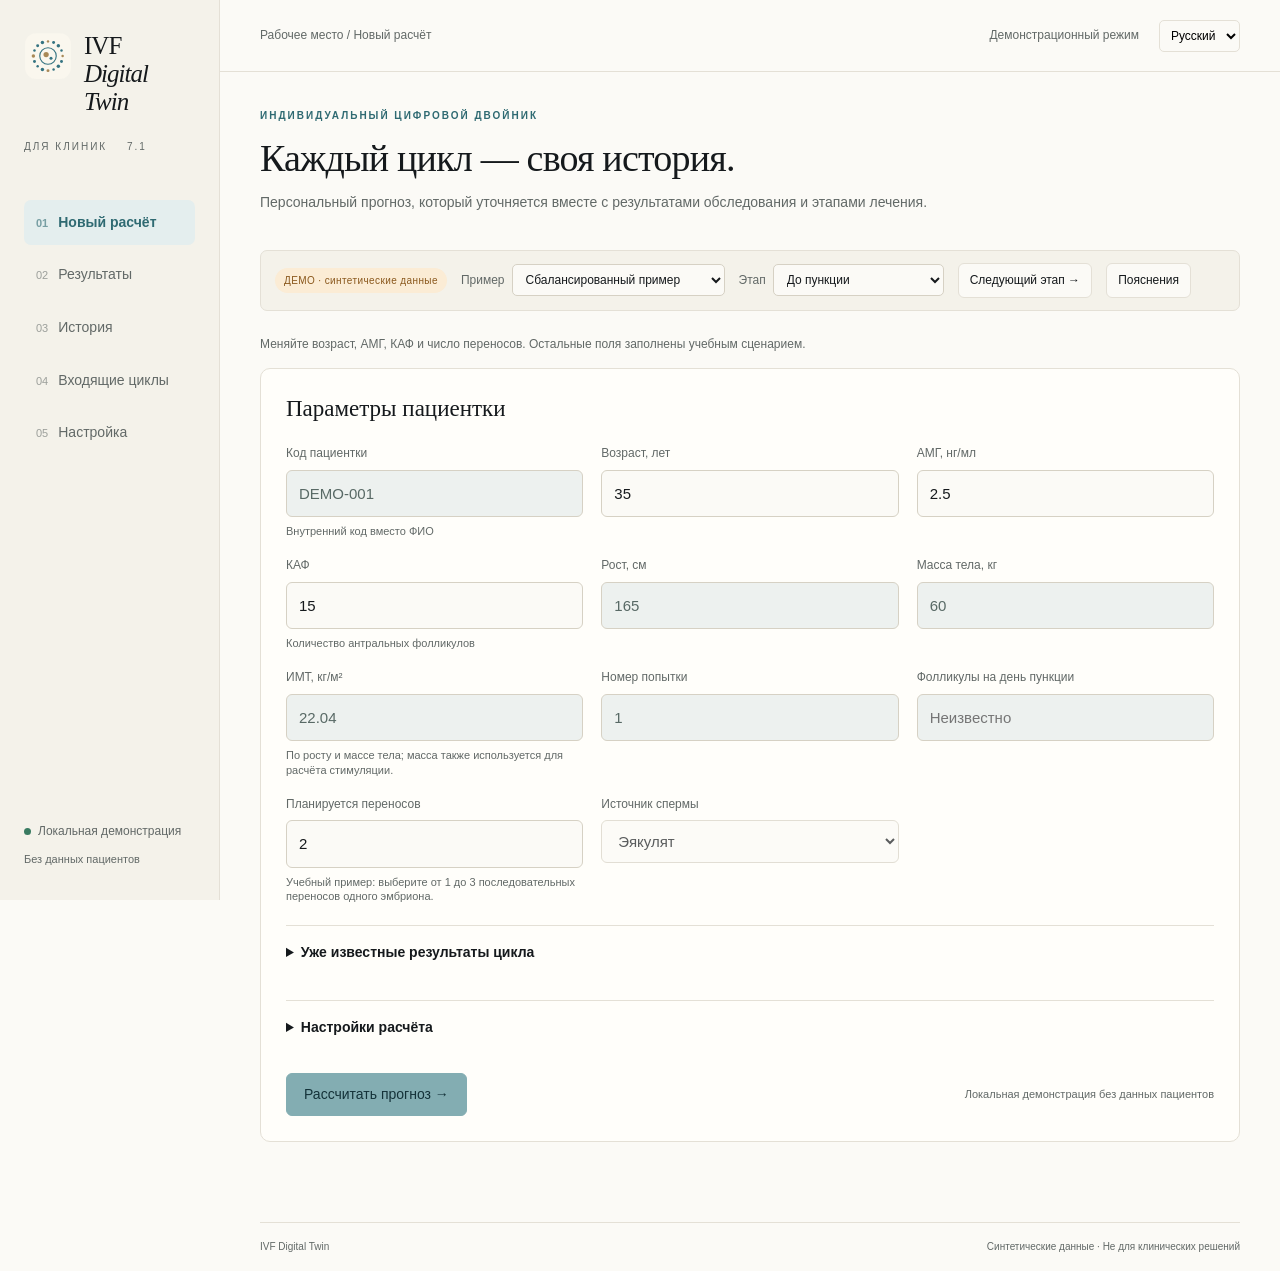
<file: docs/index.html>
<!doctype html>
<html lang="ru"><head><meta charset="utf-8"><meta name="viewport" content="width=device-width,initial-scale=1"><title>IVF Digital Twin 7.1 · Демо</title><meta name="robots" content="noindex,nofollow,noarchive"><link rel="stylesheet" href="./style.css"><link rel="stylesheet" href="./demo.css"><script src="./demo-model.js" defer></script><script src="./native-app.js" defer></script><script src="./native-experience.js" defer></script><script src="./layer-descriptions.js" defer></script><script src="./app.js" defer></script><link rel="icon" href="./assets/ivf-icon.svg"></head>
<body><aside class="rail"><a class="brand" href="#" id="demo-about"><img class="brand-icon" src="./assets/ivf-icon.svg" alt="" width="48" height="48"><span>IVF<br><em>Digital Twin</em></span></a><div class="edition">CLINIC EDITION <span>7.1</span></div><nav id="nav"></nav><div class="rail-bottom"><span class="dot"></span><span id="local-label"></span><small id="clinic-name"></small></div></aside>
<div class="workspace"><header><div id="breadcrumb"></div><div class="header-right"><span id="lic-badge"></span><select id="language" aria-label="Language"><option value="ru">Русский</option><option value="en">English</option></select></div></header><main id="main"></main><footer><span>IVF Digital Twin</span><span id="footer-text"></span></footer></div><div id="toast" role="status" aria-live="polite"></div><div id="busy" class="busy" hidden><div class="spinner"></div><strong id="busy-title"></strong><span id="busy-message"></span><span id="busy-time"></span></div></body></html>
</file>
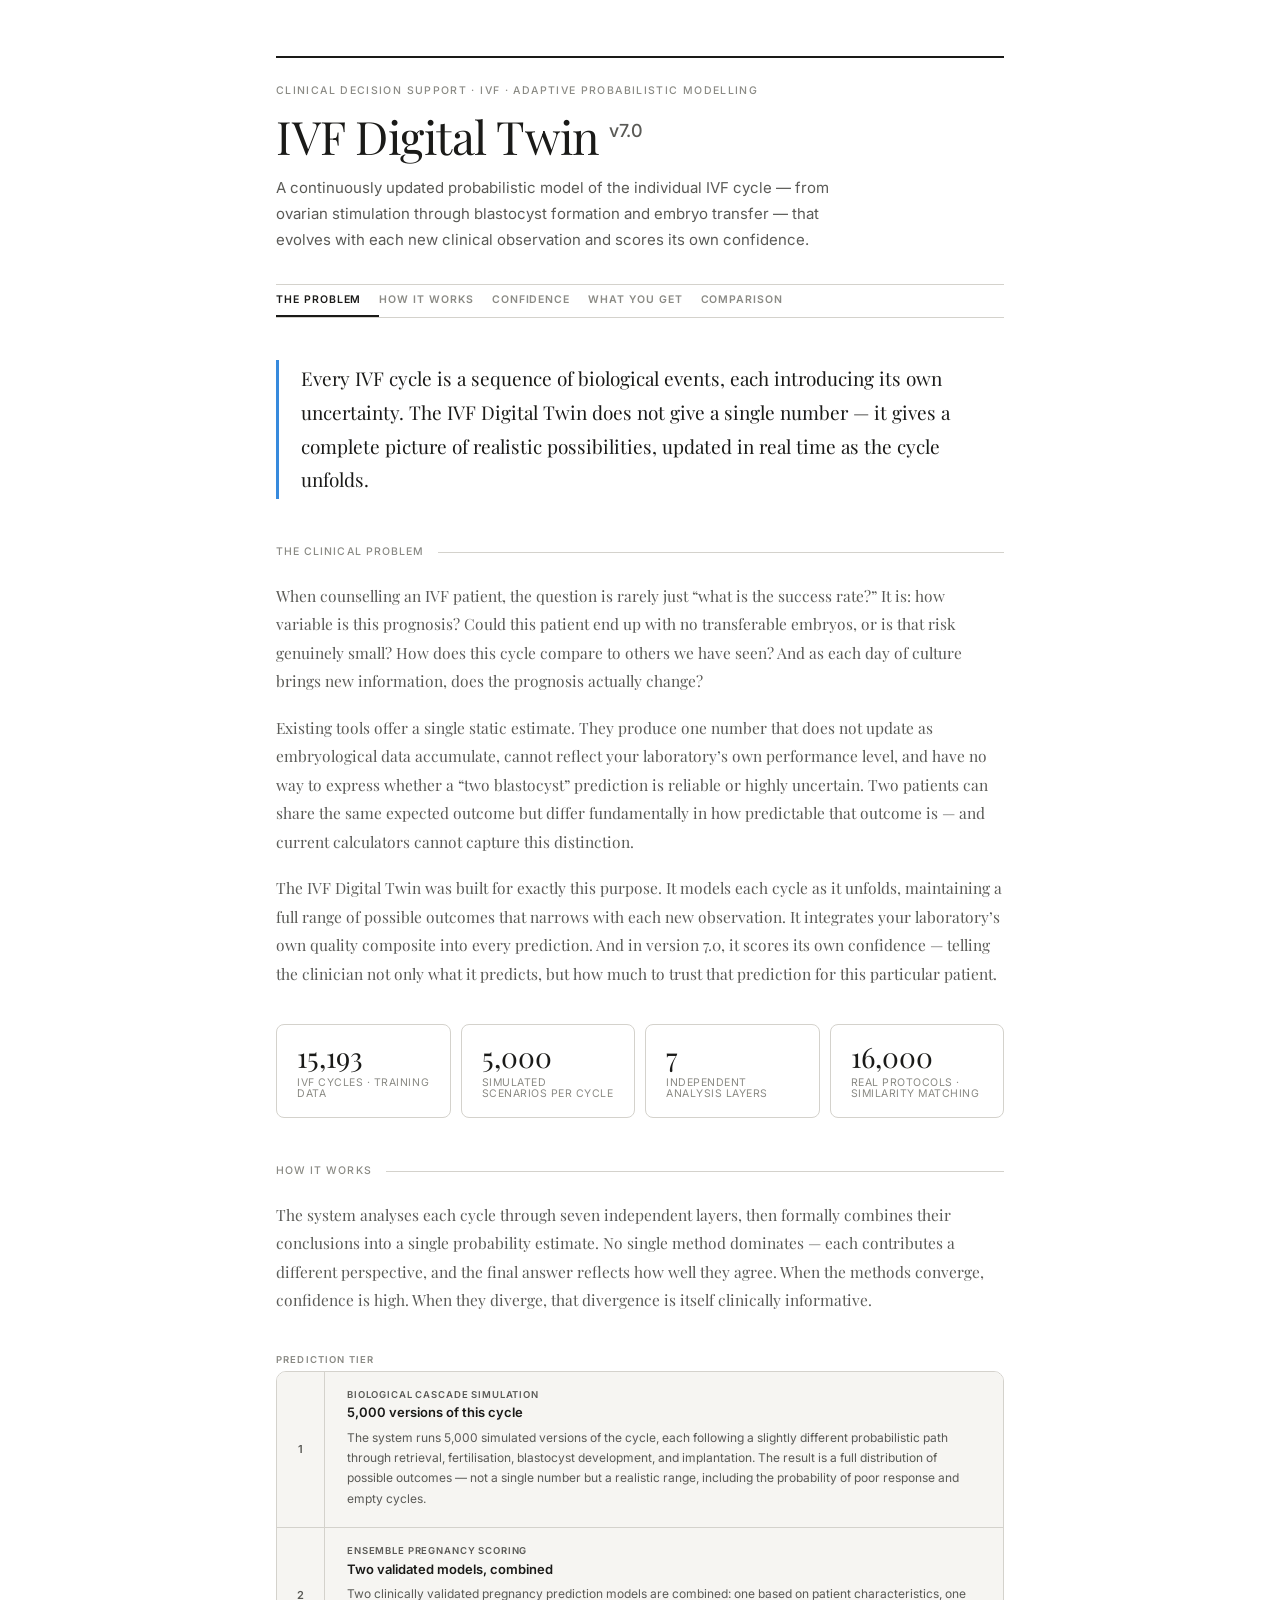
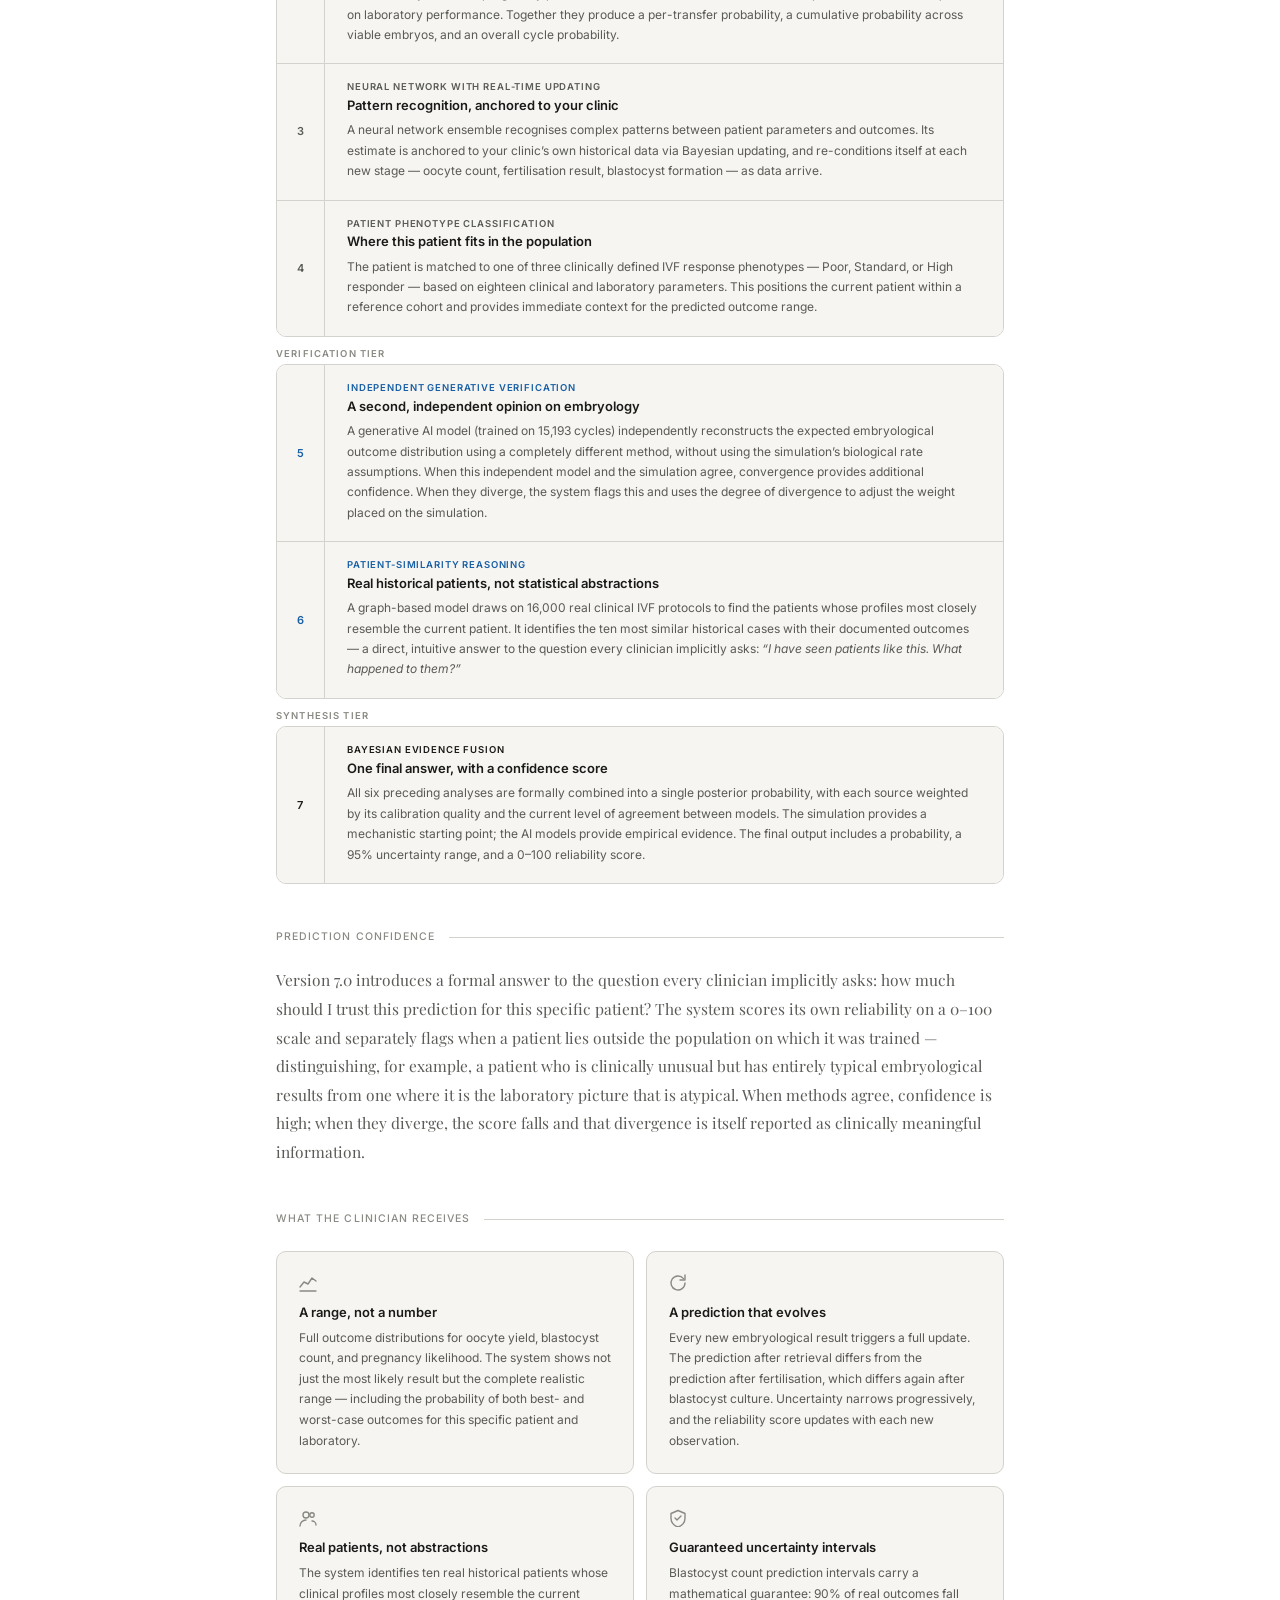
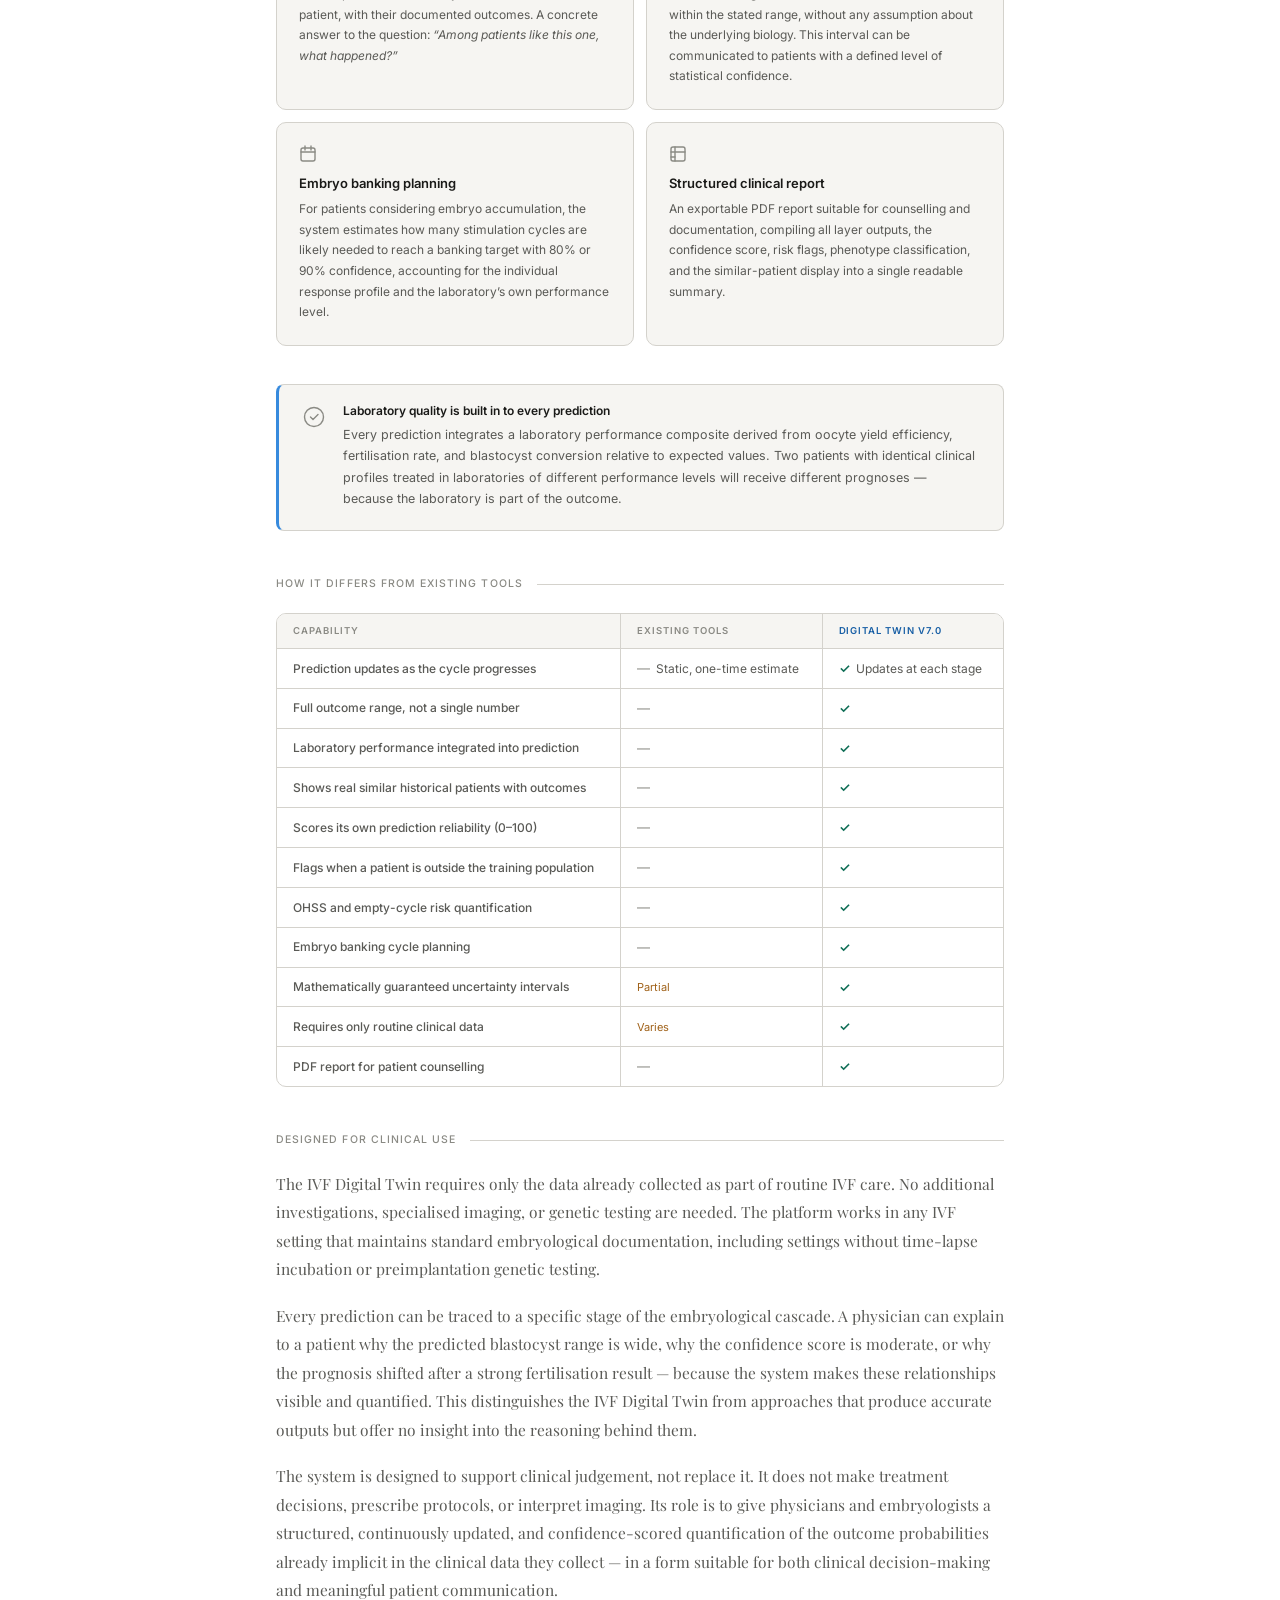
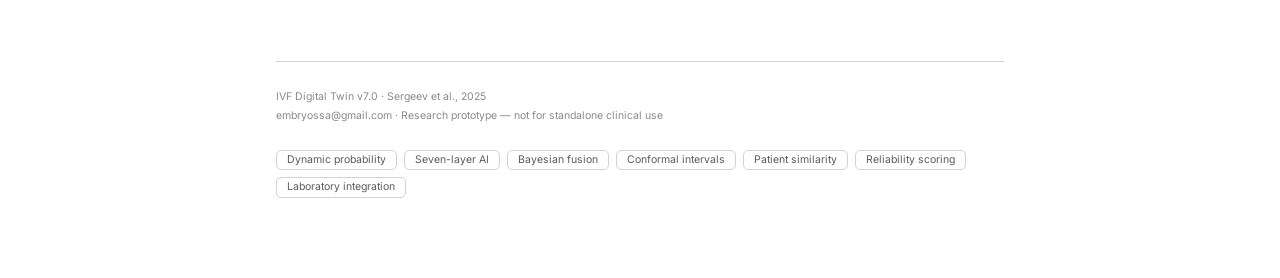
<file: IVF_Digital_Twin_v7_Overview.html>
<!DOCTYPE html>
<html lang="en">
<head>
<meta charset="UTF-8">
<meta name="viewport" content="width=device-width, initial-scale=1.0">
<title>IVF Digital Twin — System Overview v7.0</title>
<style>
  @import url('https://fonts.googleapis.com/css2?family=Playfair+Display:ital,wght@0,400;0,500;1,400&family=Inter:wght@400;500;600&display=swap');

  :root {
    --serif:   'Playfair Display', Georgia, serif;
    --sans:    'Inter', Helvetica, Arial, sans-serif;
    --text:    #1a1a18;
    --muted:   #5a5a56;
    --faint:   #8a8a84;
    --border:  #d4d2cc;
    --surface: #f6f5f2;
    --blue:    #185FA5;
    --teal:    #0F6E56;
    --purple:  #534AB7;
    --amber:   #A0621A;
    --accent:  #378ADD;
  }

  *, *::before, *::after { box-sizing: border-box; margin: 0; padding: 0; }

  body {
    font-family: var(--serif);
    color: var(--text);
    background: #fff;
    line-height: 1;
  }

  .page {
    max-width: 840px;
    margin: 0 auto;
    padding: 56px 56px 80px;
  }

  .top-rule { height: 2px; background: var(--text); margin-bottom: 28px; }

  /* ── Nav ── */
  .nav-tabs {
    display: flex;
    gap: 0;
    margin-bottom: 42px;
    border-bottom: 0.5px solid var(--border);
  }
  .nav-tab {
    font-family: var(--sans);
    font-size: 10.5px;
    font-weight: 600;
    letter-spacing: .09em;
    text-transform: uppercase;
    color: var(--faint);
    padding: 10px 18px 10px 0;
    text-decoration: none;
    border-bottom: 2px solid transparent;
    margin-bottom: -0.5px;
    white-space: nowrap;
    cursor: pointer;
  }
  .nav-tab:hover  { color: var(--text); }
  .nav-tab.active { color: var(--text); border-bottom-color: var(--text); }

  /* ── Masthead ── */
  .kicker {
    font-family: var(--sans);
    font-size: 10.5px;
    letter-spacing: .13em;
    text-transform: uppercase;
    color: var(--faint);
    font-weight: 500;
    margin-bottom: 14px;
  }
  h1 {
    font-size: 46px;
    line-height: 1.1;
    font-weight: 400;
    margin-bottom: 14px;
    letter-spacing: -.01em;
  }
  h1 sup {
    font-size: 18px;
    font-family: var(--sans);
    font-weight: 500;
    color: var(--muted);
    vertical-align: top;
    margin-top: 10px;
    display: inline-block;
  }
  .deck {
    font-family: var(--sans);
    font-size: 15px;
    line-height: 1.72;
    color: var(--muted);
    max-width: 580px;
    margin-bottom: 32px;
  }

  hr.mid { height: 0.5px; background: var(--border); border: none; margin: 0; }

  .pull {
    font-size: 19px;
    line-height: 1.78;
    color: var(--text);
    border-left: 3px solid var(--accent);
    padding: 2px 0 2px 22px;
    margin: 38px 0;
  }

  /* ── Section heading ── */
  .sec-head {
    display: flex;
    align-items: center;
    gap: 14px;
    margin: 48px 0 24px;
  }
  .sec-head span {
    font-family: var(--sans);
    font-size: 10.5px;
    letter-spacing: .1em;
    text-transform: uppercase;
    color: var(--faint);
    font-weight: 500;
    white-space: nowrap;
  }
  .sec-head hr { flex: 1; height: 0.5px; border: none; background: var(--border); }

  /* ── Prose ── */
  .prose p {
    font-size: 15.5px;
    line-height: 1.84;
    color: var(--muted);
    margin-bottom: 18px;
  }
  .prose p:last-child { margin-bottom: 0; }

  /* ── Stats ── */
  .nums {
    display: grid;
    grid-template-columns: repeat(4, 1fr);
    gap: 10px;
    margin: 36px 0;
  }
  .nm {
    border: 0.5px solid var(--border);
    border-radius: 8px;
    padding: 18px 20px;
  }
  .nv {
    font-size: 28px;
    font-weight: 400;
    font-family: var(--serif);
    color: var(--text);
    line-height: 1;
  }
  .nl {
    font-family: var(--sans);
    font-size: 10.5px;
    color: var(--faint);
    margin-top: 7px;
    text-transform: uppercase;
    letter-spacing: .05em;
  }

  /* ── Steps ── */
  .steps { margin: 28px 0 40px; }
  .tier-label {
    font-family: var(--sans);
    font-size: 9.5px;
    font-weight: 600;
    text-transform: uppercase;
    letter-spacing: .12em;
    color: var(--faint);
    padding: 12px 0 6px;
  }
  .step {
    display: grid;
    grid-template-columns: 48px 1fr;
    border: 0.5px solid var(--border);
    border-bottom: none;
  }
  .step:first-of-type { border-radius: 10px 10px 0 0; }
  .steps > .step:last-child { border-bottom: 0.5px solid var(--border); border-radius: 0 0 10px 10px; }
  /* last step before a tier-label also needs bottom border closed by the next step */
  .step-num {
    background: var(--surface);
    border-right: 0.5px solid var(--border);
    display: flex;
    align-items: center;
    justify-content: center;
    font-family: var(--sans);
    font-size: 11px;
    font-weight: 600;
    color: var(--faint);
    letter-spacing: .04em;
    min-height: 72px;
  }
  .step-body { padding: 18px 22px; background: var(--surface); }
  .step-title {
    font-family: var(--sans);
    font-size: 13px;
    font-weight: 600;
    color: var(--text);
    margin-bottom: 6px;
    line-height: 1.35;
  }
  .step-label {
    font-family: var(--sans);
    font-size: 9.5px;
    font-weight: 600;
    text-transform: uppercase;
    letter-spacing: .09em;
    margin-bottom: 5px;
  }
  .step-desc {
    font-family: var(--sans);
    font-size: 12px;
    color: var(--muted);
    line-height: 1.7;
  }

  /* tier colour on the number only */
  .t-core   .step-num { color: var(--muted); }
  .t-verify .step-num { color: var(--blue); }
  .t-fusion .step-num { color: var(--text); }

  /* step groups need connected borders */
  .step-group { border: 0.5px solid var(--border); border-radius: 10px; overflow: hidden; }
  .step-group .step { border: none; border-bottom: 0.5px solid var(--border); }
  .step-group .step:last-child { border-bottom: none; }

  /* ── Capability grid ── */
  .grid {
    display: grid;
    grid-template-columns: 1fr 1fr;
    gap: 12px;
    margin: 26px 0 38px;
  }
  .card {
    background: var(--surface);
    border-radius: 10px;
    padding: 22px 22px;
    border: 0.5px solid var(--border);
  }
  .ct {
    font-family: var(--sans);
    font-size: 13px;
    font-weight: 600;
    color: var(--text);
    margin-bottom: 9px;
  }
  .cb {
    font-family: var(--sans);
    font-size: 12px;
    color: var(--muted);
    line-height: 1.72;
  }
  .cicon {
    display: block;
    width: 18px;
    height: 18px;
    color: var(--faint);
    margin-bottom: 14px;
  }

  /* ── Confidence block ── */
  .conf-grid {
    display: grid;
    grid-template-columns: 1fr 1fr;
    gap: 12px;
    margin: 26px 0 32px;
  }
  .conf-card {
    background: var(--surface);
    border-radius: 10px;
    padding: 22px 22px;
    border: 0.5px solid var(--border);
  }
  .conf-card.full { grid-column: 1 / -1; }
  .conf-head {
    font-family: var(--sans);
    font-size: 13px;
    font-weight: 600;
    color: var(--text);
    margin-bottom: 12px;
  }
  .conf-body {
    font-family: var(--sans);
    font-size: 12px;
    color: var(--muted);
    line-height: 1.74;
  }

  /* ── Reliability segments (text labels stay coloured, bg neutral) ── */
  .rel-row {
    display: flex;
    gap: 0;
    border: 0.5px solid var(--border);
    border-radius: 8px;
    overflow: hidden;
    margin: 14px 0 14px;
  }
  .rel-seg {
    flex: 1;
    padding: 12px 14px;
    border-right: 0.5px solid var(--border);
    background: var(--surface);
  }
  .rel-seg:last-child { border-right: none; }
  .rel-seg-label {
    font-family: var(--sans);
    font-size: 10px;
    font-weight: 600;
    text-transform: uppercase;
    letter-spacing: .08em;
    margin-bottom: 5px;
  }
  .lbl-low  { color: #a0402a; }
  .lbl-mod  { color: #8a6f10; }
  .lbl-high { color: var(--teal); }
  .rel-seg-note {
    font-family: var(--sans);
    font-size: 11px;
    color: var(--muted);
    line-height: 1.55;
  }

  /* ── OOD pair ── */
  .ood-pair {
    display: grid;
    grid-template-columns: 1fr 1fr;
    gap: 10px;
    margin: 14px 0 0;
  }
  .ood-cell {
    border: 0.5px solid var(--border);
    border-radius: 8px;
    padding: 14px 16px;
    background: var(--surface);
  }
  .ood-lbl {
    font-family: var(--sans);
    font-size: 9.5px;
    font-weight: 600;
    text-transform: uppercase;
    letter-spacing: .1em;
    color: var(--faint);
    margin-bottom: 6px;
  }
  .ood-val {
    font-family: var(--sans);
    font-size: 12px;
    font-weight: 600;
    color: var(--text);
    margin-bottom: 4px;
  }
  .ood-sub {
    font-family: var(--sans);
    font-size: 11px;
    color: var(--muted);
    line-height: 1.55;
  }

  /* ── Info banner (accent left-border only, surface bg) ── */
  .banner {
    border: 0.5px solid var(--border);
    border-left: 3px solid var(--accent);
    border-radius: 8px;
    padding: 20px 24px;
    background: var(--surface);
    margin: 28px 0;
    display: flex;
    gap: 18px;
    align-items: flex-start;
  }
  .banner svg { flex-shrink: 0; width: 22px; height: 22px; color: var(--faint); margin-top: 1px; }
  .banner-body { flex: 1; }
  .banner-title {
    font-family: var(--sans);
    font-size: 12px;
    font-weight: 600;
    color: var(--text);
    margin-bottom: 7px;
  }
  .banner-text {
    font-family: var(--sans);
    font-size: 12.5px;
    color: var(--muted);
    line-height: 1.72;
  }

  /* ── Comparison table ── */
  .dt-wrap {
    margin: 24px 0 38px;
    border: 0.5px solid var(--border);
    border-radius: 10px;
    overflow: hidden;
  }
  .dt-wrap table { width: 100%; border-collapse: collapse; }
  .dt-wrap thead th {
    font-family: var(--sans);
    font-size: 9.5px;
    font-weight: 600;
    text-transform: uppercase;
    letter-spacing: .1em;
    color: var(--faint);
    padding: 12px 16px;
    text-align: left;
    background: var(--surface);
    border-bottom: 0.5px solid var(--border);
  }
  .dt-wrap thead th:not(:last-child) { border-right: 0.5px solid var(--border); }
  .dt-wrap thead th.hl { color: var(--blue); }
  .dt-wrap tbody td {
    font-family: var(--sans);
    font-size: 12px;
    color: var(--muted);
    padding: 10px 16px;
    border-bottom: 0.5px solid var(--border);
    vertical-align: middle;
    line-height: 1.45;
  }
  .dt-wrap tbody td:not(:last-child) { border-right: 0.5px solid var(--border); }
  .dt-wrap tbody tr:last-child td { border-bottom: none; }
  .dt-wrap tbody tr:hover td { background: #fcfbf8; }
  td.feature-col { font-weight: 500; color: var(--text); }
  .check-yes     { color: var(--teal); font-weight: 600; font-size: 13px; }
  .check-no      { color: var(--faint); font-size: 13px; }
  .check-partial { color: var(--amber); font-size: 11px; }

  /* ── Footer ── */
  .footer {
    border-top: 0.5px solid var(--border);
    padding-top: 26px;
    margin-top: 56px;
    display: flex;
    align-items: flex-start;
    justify-content: space-between;
    gap: 24px;
    flex-wrap: wrap;
  }
  .fl-note {
    font-family: var(--sans);
    font-size: 10.5px;
    color: var(--faint);
    line-height: 1.8;
  }
  .tag-row { display: flex; gap: 7px; flex-wrap: wrap; }
  .tag {
    font-family: var(--sans);
    font-size: 10.5px;
    padding: 4px 10px;
    border-radius: 5px;
    border: 0.5px solid var(--border);
    color: var(--muted);
    background: transparent;
  }

  @media print {
    body { -webkit-print-color-adjust: exact; print-color-adjust: exact; }
    .page { padding: 32px 44px 48px; max-width: 100%; }
    h1 { font-size: 38px; }
    .pull { font-size: 17px; }
    .nav-tabs { display: none; }
    .nums { grid-template-columns: repeat(4, 1fr); }
  }
  @media (max-width: 680px) {
    .page { padding: 32px 24px 48px; }
    h1 { font-size: 32px; }
    .nums { grid-template-columns: 1fr 1fr; }
    .grid { grid-template-columns: 1fr; }
    .conf-grid { grid-template-columns: 1fr; }
    .conf-card.full { grid-column: 1; }
    .ood-pair { grid-template-columns: 1fr; }
  }
</style>
</head>
<body>
<div class="page">

  <div class="top-rule"></div>

  <p class="kicker">Clinical decision support &middot; IVF &middot; Adaptive probabilistic modelling</p>
  <h1>IVF Digital Twin <sup>v7.0</sup></h1>
  <p class="deck">A continuously updated probabilistic model of the individual IVF cycle &mdash; from ovarian stimulation through blastocyst formation and embryo transfer &mdash; that evolves with each new clinical observation and scores its own confidence.</p>

  <hr class="mid">

  <nav class="nav-tabs">
    <a class="nav-tab active" href="#problem">The problem</a>
    <a class="nav-tab" href="#how">How it works</a>
    <a class="nav-tab" href="#confidence">Confidence</a>
    <a class="nav-tab" href="#outputs">What you get</a>
    <a class="nav-tab" href="#comparison">Comparison</a>
  </nav>

  <p class="pull">Every IVF cycle is a sequence of biological events, each introducing its own uncertainty. The IVF Digital Twin does not give a single number &mdash; it gives a complete picture of realistic possibilities, updated in real time as the cycle unfolds.</p>

  <!-- ── PROBLEM ── -->
  <div class="sec-head" id="problem"><span>The clinical problem</span><hr></div>

  <div class="prose">
    <p>When counselling an IVF patient, the question is rarely just &ldquo;what is the success rate?&rdquo; It is: how variable is this prognosis? Could this patient end up with no transferable embryos, or is that risk genuinely small? How does this cycle compare to others we have seen? And as each day of culture brings new information, does the prognosis actually change?</p>
    <p>Existing tools offer a single static estimate. They produce one number that does not update as embryological data accumulate, cannot reflect your laboratory&rsquo;s own performance level, and have no way to express whether a &ldquo;two blastocyst&rdquo; prediction is reliable or highly uncertain. Two patients can share the same expected outcome but differ fundamentally in how predictable that outcome is &mdash; and current calculators cannot capture this distinction.</p>
    <p>The IVF Digital Twin was built for exactly this purpose. It models each cycle as it unfolds, maintaining a full range of possible outcomes that narrows with each new observation. It integrates your laboratory&rsquo;s own quality composite into every prediction. And in version 7.0, it scores its own confidence &mdash; telling the clinician not only what it predicts, but how much to trust that prediction for this particular patient.</p>
  </div>

  <div class="nums">
    <div class="nm"><div class="nv">15,193</div><div class="nl">IVF cycles &middot; training data</div></div>
    <div class="nm"><div class="nv">5,000</div><div class="nl">simulated scenarios per cycle</div></div>
    <div class="nm"><div class="nv">7</div><div class="nl">independent analysis layers</div></div>
    <div class="nm"><div class="nv">16,000</div><div class="nl">real protocols &middot; similarity matching</div></div>
  </div>

  <!-- ── HOW IT WORKS ── -->
  <div class="sec-head" id="how"><span>How it works</span><hr></div>

  <div class="prose" style="margin-bottom:24px">
    <p>The system analyses each cycle through seven independent layers, then formally combines their conclusions into a single probability estimate. No single method dominates &mdash; each contributes a different perspective, and the final answer reflects how well they agree. When the methods converge, confidence is high. When they diverge, that divergence is itself clinically informative.</p>
  </div>

  <div class="steps">

    <div class="tier-label">Prediction tier</div>
    <div class="step-group">
      <div class="step t-core">
        <div class="step-num">1</div>
        <div class="step-body">
          <div class="step-label" style="color:var(--muted)">Biological cascade simulation</div>
          <div class="step-title">5,000 versions of this cycle</div>
          <div class="step-desc">The system runs 5,000 simulated versions of the cycle, each following a slightly different probabilistic path through retrieval, fertilisation, blastocyst development, and implantation. The result is a full distribution of possible outcomes &mdash; not a single number but a realistic range, including the probability of poor response and empty cycles.</div>
        </div>
      </div>
      <div class="step t-core">
        <div class="step-num">2</div>
        <div class="step-body">
          <div class="step-label" style="color:var(--muted)">Ensemble pregnancy scoring</div>
          <div class="step-title">Two validated models, combined</div>
          <div class="step-desc">Two clinically validated pregnancy prediction models are combined: one based on patient characteristics, one on laboratory performance. Together they produce a per-transfer probability, a cumulative probability across viable embryos, and an overall cycle probability.</div>
        </div>
      </div>
      <div class="step t-core">
        <div class="step-num">3</div>
        <div class="step-body">
          <div class="step-label" style="color:var(--muted)">Neural network with real-time updating</div>
          <div class="step-title">Pattern recognition, anchored to your clinic</div>
          <div class="step-desc">A neural network ensemble recognises complex patterns between patient parameters and outcomes. Its estimate is anchored to your clinic&rsquo;s own historical data via Bayesian updating, and re-conditions itself at each new stage &mdash; oocyte count, fertilisation result, blastocyst formation &mdash; as data arrive.</div>
        </div>
      </div>
      <div class="step t-core">
        <div class="step-num">4</div>
        <div class="step-body">
          <div class="step-label" style="color:var(--muted)">Patient phenotype classification</div>
          <div class="step-title">Where this patient fits in the population</div>
          <div class="step-desc">The patient is matched to one of three clinically defined IVF response phenotypes &mdash; Poor, Standard, or High responder &mdash; based on eighteen clinical and laboratory parameters. This positions the current patient within a reference cohort and provides immediate context for the predicted outcome range.</div>
        </div>
      </div>
    </div>

    <div class="tier-label">Verification tier</div>
    <div class="step-group">
      <div class="step t-verify">
        <div class="step-num">5</div>
        <div class="step-body">
          <div class="step-label" style="color:var(--blue)">Independent generative verification</div>
          <div class="step-title">A second, independent opinion on embryology</div>
          <div class="step-desc">A generative AI model (trained on 15,193 cycles) independently reconstructs the expected embryological outcome distribution using a completely different method, without using the simulation&rsquo;s biological rate assumptions. When this independent model and the simulation agree, convergence provides additional confidence. When they diverge, the system flags this and uses the degree of divergence to adjust the weight placed on the simulation.</div>
        </div>
      </div>
      <div class="step t-verify">
        <div class="step-num">6</div>
        <div class="step-body">
          <div class="step-label" style="color:var(--blue)">Patient-similarity reasoning</div>
          <div class="step-title">Real historical patients, not statistical abstractions</div>
          <div class="step-desc">A graph-based model draws on 16,000 real clinical IVF protocols to find the patients whose profiles most closely resemble the current patient. It identifies the ten most similar historical cases with their documented outcomes &mdash; a direct, intuitive answer to the question every clinician implicitly asks: <em>&ldquo;I have seen patients like this. What happened to them?&rdquo;</em></div>
        </div>
      </div>
    </div>

    <div class="tier-label">Synthesis tier</div>
    <div class="step-group">
      <div class="step t-fusion">
        <div class="step-num">7</div>
        <div class="step-body">
          <div class="step-label" style="color:var(--text)">Bayesian evidence fusion</div>
          <div class="step-title">One final answer, with a confidence score</div>
          <div class="step-desc">All six preceding analyses are formally combined into a single posterior probability, with each source weighted by its calibration quality and the current level of agreement between models. The simulation provides a mechanistic starting point; the AI models provide empirical evidence. The final output includes a probability, a 95% uncertainty range, and a 0&ndash;100 reliability score.</div>
        </div>
      </div>
    </div>

  </div>

  <!-- ── CONFIDENCE ── -->
  <div class="sec-head" id="confidence"><span>Prediction confidence</span><hr></div>

  <div class="prose">
    <p>Version 7.0 introduces a formal answer to the question every clinician implicitly asks: how much should I trust this prediction for this specific patient? The system scores its own reliability on a 0&ndash;100 scale and separately flags when a patient lies outside the population on which it was trained &mdash; distinguishing, for example, a patient who is clinically unusual but has entirely typical embryological results from one where it is the laboratory picture that is atypical. When methods agree, confidence is high; when they diverge, the score falls and that divergence is itself reported as clinically meaningful information.</p>
  </div>

  <!-- ── OUTPUTS ── -->
  <div class="sec-head" id="outputs"><span>What the clinician receives</span><hr></div>

  <div class="grid">
    <div class="card">
      <svg class="cicon" viewBox="0 0 18 18" fill="none" stroke="currentColor" stroke-width="1.4" stroke-linecap="round" stroke-linejoin="round"><polyline points="1,13 5,8 9,10 13,4 17,7"/><line x1="1" y1="17" x2="17" y2="17"/></svg>
      <div class="ct">A range, not a number</div>
      <div class="cb">Full outcome distributions for oocyte yield, blastocyst count, and pregnancy likelihood. The system shows not just the most likely result but the complete realistic range &mdash; including the probability of both best- and worst-case outcomes for this specific patient and laboratory.</div>
    </div>
    <div class="card">
      <svg class="cicon" viewBox="0 0 18 18" fill="none" stroke="currentColor" stroke-width="1.4" stroke-linecap="round" stroke-linejoin="round"><path d="M16 9a7 7 0 1 1-1.5-4.4"/><polyline points="16,1 16,6 11,6"/></svg>
      <div class="ct">A prediction that evolves</div>
      <div class="cb">Every new embryological result triggers a full update. The prediction after retrieval differs from the prediction after fertilisation, which differs again after blastocyst culture. Uncertainty narrows progressively, and the reliability score updates with each new observation.</div>
    </div>
    <div class="card">
      <svg class="cicon" viewBox="0 0 18 18" fill="none" stroke="currentColor" stroke-width="1.4" stroke-linecap="round" stroke-linejoin="round"><circle cx="7" cy="6" r="3"/><path d="M1 17c0-3.3 2.7-6 6-6"/><circle cx="13" cy="6" r="2.2"/><path d="M13 12c2.2 0 4 1.8 4 4"/></svg>
      <div class="ct">Real patients, not abstractions</div>
      <div class="cb">The system identifies ten real historical patients whose clinical profiles most closely resemble the current patient, with their documented outcomes. A concrete answer to the question: <em>&ldquo;Among patients like this one, what happened?&rdquo;</em></div>
    </div>
    <div class="card">
      <svg class="cicon" viewBox="0 0 18 18" fill="none" stroke="currentColor" stroke-width="1.4" stroke-linecap="round" stroke-linejoin="round"><path d="M9 1.5L2 4.5v5c0 4 3.1 7.5 7 8.5 3.9-1 7-4.5 7-8.5v-5L9 1.5z"/><polyline points="6,9 8,11 12,7"/></svg>
      <div class="ct">Guaranteed uncertainty intervals</div>
      <div class="cb">Blastocyst count prediction intervals carry a mathematical guarantee: 90% of real outcomes fall within the stated range, without any assumption about the underlying biology. This interval can be communicated to patients with a defined level of statistical confidence.</div>
    </div>
    <div class="card">
      <svg class="cicon" viewBox="0 0 18 18" fill="none" stroke="currentColor" stroke-width="1.4" stroke-linecap="round" stroke-linejoin="round"><rect x="2" y="3" width="14" height="13" rx="2"/><line x1="2" y1="7" x2="16" y2="7"/><line x1="6" y1="1" x2="6" y2="5"/><line x1="12" y1="1" x2="12" y2="5"/></svg>
      <div class="ct">Embryo banking planning</div>
      <div class="cb">For patients considering embryo accumulation, the system estimates how many stimulation cycles are likely needed to reach a banking target with 80% or 90% confidence, accounting for the individual response profile and the laboratory&rsquo;s own performance level.</div>
    </div>
    <div class="card">
      <svg class="cicon" viewBox="0 0 18 18" fill="none" stroke="currentColor" stroke-width="1.4" stroke-linecap="round" stroke-linejoin="round"><rect x="2" y="2" width="14" height="14" rx="2"/><line x1="6" y1="2" x2="6" y2="16"/><line x1="2" y1="7" x2="16" y2="7"/><line x1="2" y1="12" x2="6" y2="12"/></svg>
      <div class="ct">Structured clinical report</div>
      <div class="cb">An exportable PDF report suitable for counselling and documentation, compiling all layer outputs, the confidence score, risk flags, phenotype classification, and the similar-patient display into a single readable summary.</div>
    </div>
  </div>

  <div class="banner">
    <svg viewBox="0 0 22 22" fill="none" stroke="currentColor" stroke-width="1.4" stroke-linecap="round" stroke-linejoin="round">
      <circle cx="11" cy="11" r="9.5"/>
      <path d="M7.5 11l2.5 2.5 5-5"/>
    </svg>
    <div class="banner-body">
      <div class="banner-title">Laboratory quality is built in to every prediction</div>
      <div class="banner-text">Every prediction integrates a laboratory performance composite derived from oocyte yield efficiency, fertilisation rate, and blastocyst conversion relative to expected values. Two patients with identical clinical profiles treated in laboratories of different performance levels will receive different prognoses &mdash; because the laboratory is part of the outcome.</div>
    </div>
  </div>

  <!-- ── COMPARISON ── -->
  <div class="sec-head" id="comparison"><span>How it differs from existing tools</span><hr></div>

  <div class="dt-wrap">
    <table>
      <thead>
        <tr>
          <th>Capability</th>
          <th>Existing tools</th>
          <th class="hl">Digital Twin v7.0</th>
        </tr>
      </thead>
      <tbody>
        <tr>
          <td class="feature-col">Prediction updates as the cycle progresses</td>
          <td><span class="check-no">&mdash;</span> &nbsp;Static, one-time estimate</td>
          <td><span class="check-yes">&#10003;</span> &nbsp;Updates at each stage</td>
        </tr>
        <tr>
          <td class="feature-col">Full outcome range, not a single number</td>
          <td><span class="check-no">&mdash;</span></td>
          <td><span class="check-yes">&#10003;</span></td>
        </tr>
        <tr>
          <td class="feature-col">Laboratory performance integrated into prediction</td>
          <td><span class="check-no">&mdash;</span></td>
          <td><span class="check-yes">&#10003;</span></td>
        </tr>
        <tr>
          <td class="feature-col">Shows real similar historical patients with outcomes</td>
          <td><span class="check-no">&mdash;</span></td>
          <td><span class="check-yes">&#10003;</span></td>
        </tr>
        <tr>
          <td class="feature-col">Scores its own prediction reliability (0&ndash;100)</td>
          <td><span class="check-no">&mdash;</span></td>
          <td><span class="check-yes">&#10003;</span></td>
        </tr>
        <tr>
          <td class="feature-col">Flags when a patient is outside the training population</td>
          <td><span class="check-no">&mdash;</span></td>
          <td><span class="check-yes">&#10003;</span></td>
        </tr>
        <tr>
          <td class="feature-col">OHSS and empty-cycle risk quantification</td>
          <td><span class="check-no">&mdash;</span></td>
          <td><span class="check-yes">&#10003;</span></td>
        </tr>
        <tr>
          <td class="feature-col">Embryo banking cycle planning</td>
          <td><span class="check-no">&mdash;</span></td>
          <td><span class="check-yes">&#10003;</span></td>
        </tr>
        <tr>
          <td class="feature-col">Mathematically guaranteed uncertainty intervals</td>
          <td><span class="check-partial">Partial</span></td>
          <td><span class="check-yes">&#10003;</span></td>
        </tr>
        <tr>
          <td class="feature-col">Requires only routine clinical data</td>
          <td><span class="check-partial">Varies</span></td>
          <td><span class="check-yes">&#10003;</span></td>
        </tr>
        <tr>
          <td class="feature-col">PDF report for patient counselling</td>
          <td><span class="check-no">&mdash;</span></td>
          <td><span class="check-yes">&#10003;</span></td>
        </tr>
      </tbody>
    </table>
  </div>

  <div class="sec-head"><span>Designed for clinical use</span><hr></div>

  <div class="prose">
    <p>The IVF Digital Twin requires only the data already collected as part of routine IVF care. No additional investigations, specialised imaging, or genetic testing are needed. The platform works in any IVF setting that maintains standard embryological documentation, including settings without time-lapse incubation or preimplantation genetic testing.</p>
    <p>Every prediction can be traced to a specific stage of the embryological cascade. A physician can explain to a patient why the predicted blastocyst range is wide, why the confidence score is moderate, or why the prognosis shifted after a strong fertilisation result &mdash; because the system makes these relationships visible and quantified. This distinguishes the IVF Digital Twin from approaches that produce accurate outputs but offer no insight into the reasoning behind them.</p>
    <p>The system is designed to support clinical judgement, not replace it. It does not make treatment decisions, prescribe protocols, or interpret imaging. Its role is to give physicians and embryologists a structured, continuously updated, and confidence-scored quantification of the outcome probabilities already implicit in the clinical data they collect &mdash; in a form suitable for both clinical decision-making and meaningful patient communication.</p>
  </div>

  <div class="footer">
    <div class="fl-note">
      IVF Digital Twin v7.0 &middot; Sergeev et al., 2025<br>
      embryossa@gmail.com &middot; Research prototype &mdash; not for standalone clinical use
    </div>
    <div class="tag-row">
      <span class="tag">Dynamic probability</span>
      <span class="tag">Seven-layer AI</span>
      <span class="tag">Bayesian fusion</span>
      <span class="tag">Conformal intervals</span>
      <span class="tag">Patient similarity</span>
      <span class="tag">Reliability scoring</span>
      <span class="tag">Laboratory integration</span>
    </div>
  </div>

</div>
<script>
  document.querySelectorAll('.nav-tab').forEach(function(t){
    t.addEventListener('click', function(e){
      var h = this.getAttribute('href');
      if(h && h[0]==='#'){
        e.preventDefault();
        var el = document.querySelector(h);
        if(el) el.scrollIntoView({behavior:'smooth',block:'start'});
        document.querySelectorAll('.nav-tab').forEach(function(x){ x.classList.remove('active'); });
        this.classList.add('active');
      }
    });
  });
  var ids=['problem','how','confidence','outputs','comparison'];
  window.addEventListener('scroll',function(){
    var y=window.scrollY+120, cur=ids[0];
    ids.forEach(function(id){ var el=document.getElementById(id); if(el&&el.offsetTop<=y) cur=id; });
    document.querySelectorAll('.nav-tab').forEach(function(t){
      t.classList.toggle('active', t.getAttribute('href')==='#'+cur);
    });
  },{passive:true});
</script>
</body>
</html>
</file>
<file: docs/style.css>
:root{--paper:#fbfaf6;--surface:#f4f2ea;--ink:#15191c;--muted:#626967;--line:#e4e0d6;--teal:#2f6a72;--tint:#edf3f3;--serif:Georgia,'Times New Roman',serif;--sans:'Segoe UI',Arial,sans-serif}*{box-sizing:border-box}body{margin:0;background:var(--paper);color:var(--ink);font:14px/1.55 var(--sans)}button,input,select,textarea{font:inherit}button,a,input,select,textarea{outline-offset:4px}button{cursor:pointer}button:disabled{opacity:.5;cursor:wait}a{color:inherit}.rail{width:220px;position:fixed;inset:0 auto 0 0;background:var(--surface);border-right:1px solid var(--line);padding:32px 24px;display:flex;flex-direction:column}.brand{display:flex;gap:12px;line-height:1.13;text-decoration:none;font:25px var(--serif);letter-spacing:-1px}.brand em{font-weight:400}.brand-icon{font:54px/1 var(--serif);color:var(--teal)}.edition{margin:23px 0 45px;font-size:10px;letter-spacing:2px;color:var(--muted)}.edition span{margin-left:15px}nav{display:grid;gap:7px}nav button{text-align:left;border:0;border-radius:7px;padding:12px;background:transparent;color:var(--muted)}nav button.active{background:#e4eeee;color:var(--teal);font-weight:600}nav button:hover{background:#e9e6dd}.nav-number{font-size:11px;opacity:.6;margin-right:10px}.rail-bottom{margin-top:auto;color:var(--muted);font-size:12px}.rail-bottom small{display:block;font-size:11px;margin-top:10px;overflow-wrap:anywhere}.dot{display:inline-block;width:7px;height:7px;background:#397b61;border-radius:50%;margin-right:7px}.workspace{margin-left:220px}header{height:72px;border-bottom:1px solid var(--line);padding:0 40px;display:flex;align-items:center;justify-content:space-between;color:var(--muted);font-size:12px}.header-right{display:flex;gap:20px;align-items:center}header select{background:transparent;border:1px solid var(--line);padding:7px;border-radius:5px}main{max-width:1320px;margin:auto;padding:36px 40px 60px;min-height:calc(100vh - 125px)}footer{margin:0 40px;border-top:1px solid var(--line);padding:16px 0;display:flex;justify-content:space-between;font-size:10px;color:var(--muted)}.eyebrow{font-size:10px;letter-spacing:2px;text-transform:uppercase;color:var(--teal);font-weight:600;margin-bottom:12px}h1{font:38px/1.18 var(--serif);font-weight:400;letter-spacing:-.8px;margin:0 0 12px}h2{font:23px/1.3 var(--serif);font-weight:400;margin:0 0 20px}h3{font-size:14px;font-weight:600;margin:0 0 12px}p{margin:0 0 15px}.intro{color:var(--muted);max-width:700px}.page-top{display:flex;justify-content:space-between;align-items:flex-start;margin-bottom:30px;gap:20px}.panel{background:#fffefa;border:1px solid var(--line);border-radius:10px;padding:25px;margin-bottom:20px}.grid2{display:grid;grid-template-columns:1fr 1fr;gap:20px}.form-grid{display:grid;grid-template-columns:repeat(3,1fr);gap:18px}.field{display:flex;flex-direction:column;gap:7px;font-size:12px;color:var(--muted)}.field input,.field select,.field textarea{width:100%;background:var(--paper);border:1px solid #d6d1c4;border-radius:6px;padding:11px 12px;color:var(--ink);font-size:15px}.field input:focus,.field textarea:focus{border-color:var(--teal)}.field small{font-size:11px;line-height:1.3}.full{grid-column:1/-1}.btn{border:1px solid var(--line);padding:10px 17px;border-radius:6px;background:var(--paper);color:var(--ink)}.btn:hover{background:var(--surface)}.primary{background:var(--teal);color:white;border-color:var(--teal)}.primary:hover{background:#25555d}.actions{display:flex;flex-wrap:wrap;align-items:center;gap:10px;margin-top:20px}.actions .hint{margin-left:auto}.hint{font-size:11px;color:var(--muted)}details{border-top:1px solid var(--line);margin-top:22px;padding-top:16px}summary{cursor:pointer;font-weight:600;margin-bottom:14px}.result-hero{display:grid;grid-template-columns:1.35fr 1fr;gap:25px;margin-bottom:20px}.headline-card{background:var(--tint);border:1px solid #d3e1e1;border-radius:10px;padding:28px;position:relative}.big-number{font:72px/1.1 var(--serif);letter-spacing:-3px;color:var(--teal);margin:15px 0 10px}.metric-caption{font-size:12px;color:var(--muted)}.confidence{margin-top:23px;height:6px;border-radius:4px;background:#dce7e6;position:relative;overflow:hidden}.confidence span{position:absolute;background:var(--teal);height:6px;opacity:.7}.confidence-labels{display:flex;justify-content:space-between;font-size:10px;color:var(--muted);margin-top:7px}.metric-row{display:flex;justify-content:space-between;align-items:baseline;gap:20px;padding:12px 0;border-bottom:1px solid var(--line)}.metric-row:last-child{border-bottom:0}.metric-row strong{text-align:right}.badge{font-size:10px;letter-spacing:.4px;display:inline-block;padding:5px 9px;border-radius:20px;background:#e9f2eb;color:#346d4f}.badge.warn{background:#fbecd5;color:#8a581d}.layers{display:flex;gap:7px;flex-wrap:wrap;margin-top:18px}.stage-row{display:grid;grid-template-columns:220px 1fr 45px 85px;align-items:center;gap:15px;padding:12px 0;border-bottom:1px solid var(--line)}.stage-row:last-child{border-bottom:0}.bar{height:10px;background:var(--surface);border-radius:4px;overflow:hidden}.bar span{display:block;height:100%;background:var(--teal);border-radius:4px}.stage-row strong,.stage-row small{text-align:right}.note{padding:14px 18px;border-left:3px solid #c99e60;background:#faf2e5;font-size:12px;color:#6b552f;margin:16px 0;border-radius:0 5px 5px 0}.tabs{display:flex;gap:4px;border-bottom:1px solid var(--line);margin-bottom:25px}.tabs button,.tabs a{border:0;background:none;padding:12px 16px;color:var(--muted)}.tabs a{text-decoration:none}.tabs button.active{color:var(--teal);box-shadow:inset 0 -2px var(--teal);font-weight:600}.empty{padding:60px 35px;text-align:center}.empty .orb{width:100px;height:100px;margin:0 auto 25px;border:1px solid #bad0d0;border-radius:50%;display:grid;place-items:center;font:64px var(--serif);color:var(--teal);background:var(--tint)}.step{display:flex;gap:18px;padding:18px 0;border-bottom:1px solid var(--line)}.step-number{border:1px solid var(--line);border-radius:50%;width:32px;height:32px;display:grid;place-items:center;flex-shrink:0;color:var(--teal)}.step p{margin:4px 0;color:var(--muted);font-size:12px}textarea{resize:vertical}.prose{white-space:pre-wrap;line-height:1.8}.technical{font:12px/1.5 Consolas,monospace;background:var(--surface);border-radius:6px;padding:18px;overflow:auto;max-height:550px;white-space:pre-wrap;overflow-wrap:anywhere}.history-row{display:flex;align-items:center;gap:20px;border-bottom:1px solid var(--line);padding:16px 0}.history-row .meta{flex:1}.history-row small{display:block;color:var(--muted)}#toast{position:fixed;bottom:24px;left:calc(50% + 110px);transform:translateX(-50%);padding:12px 20px;background:var(--ink);color:white;box-shadow:0 6px 28px #0002;border-radius:7px;max-width:650px;z-index:10;display:none}.busy{position:fixed;inset:0;background:#fbfaf6ed;z-index:20;display:flex;align-items:center;justify-content:center;flex-direction:column;gap:15px;text-align:center;padding:40px}.busy[hidden]{display:none}.busy strong{font:28px var(--serif)}.busy span{color:var(--muted);max-width:500px}.spinner{width:46px;height:46px;border:2px solid var(--line);border-top-color:var(--teal);border-radius:50%;animation:spin 1.2s linear infinite;margin-bottom:16px}@keyframes spin{to{transform:rotate(360deg)}}.chart{width:100%;height:240px}.status-line{display:flex;justify-content:space-between;padding:12px 0;border-bottom:1px solid var(--line)}.inline-form{display:flex;gap:10px;align-items:end}.inline-form .field{flex:1}@media(max-width:1150px){.rail{width:190px;padding:28px 18px}.workspace{margin-left:190px}main{padding:28px 25px}.form-grid{grid-template-columns:repeat(2,1fr)}header{padding:0 25px}.stage-row{grid-template-columns:190px 1fr 35px 65px}.grid2{grid-template-columns:1fr}.brand{font-size:23px}}@media(prefers-reduced-motion:reduce){.spinner{animation:none}}

.forecast-layout{display:grid;grid-template-columns:1fr;gap:24px;margin-bottom:25px}.forecast-layout.with-layers{grid-template-columns:minmax(0,1fr) 270px}.probability-card{display:grid;grid-template-columns:1.5fr 1fr;gap:25px;align-items:center}.probability-plot svg{width:100%}.probability-readout .big-number{font-size:65px}.with-layers .probability-card{grid-template-columns:1fr}.layer-stack{display:flex;flex-direction:column;gap:10px}.layer-card{background:#fffefa;border:1px solid var(--line);border-radius:8px;padding:15px}.layer-card h3{margin:0 0 6px}.layer-card>strong,.layer-card>small{display:block}.layer-card .metric-row{padding:8px 0}.assessment-line{font-size:12px;color:var(--teal);margin:0 0 20px}.assessment-line small{display:block;color:var(--muted);margin-top:4px}.cluster-bars>div{display:grid;grid-template-columns:220px 1fr 85px;align-items:center;gap:15px;padding:12px 0;border-bottom:1px solid var(--line)}.cluster-bars>div:last-child{border-bottom:0}.cluster-bars strong{text-align:right}.graph-header{display:flex;align-items:center;gap:20px;flex-wrap:wrap;margin-bottom:8px}.graph-header h2{flex:1;margin:0}.gat-layout{display:grid;grid-template-columns:minmax(0,1.3fr) minmax(0,1fr);gap:28px;margin-top:22px;align-items:start}.graph-container{position:relative;overflow:hidden}#cohort-canvas{display:block;width:100%;height:440px;cursor:grab;touch-action:none;background:transparent}.graph-tooltip{position:absolute;background:#fffefa;border:1px solid var(--line);padding:8px 12px;border-radius:6px;font-size:12px;white-space:nowrap;pointer-events:none}.gat-legend{display:flex;flex-wrap:wrap;align-items:center;gap:6px 16px;font-size:12px;color:var(--muted);margin-top:10px}.gat-legend i{display:inline-block;width:10px;height:10px;border-radius:50%;margin-right:6px;vertical-align:-1px}.gat-legend b{font-weight:400}.gat-bars{display:block;width:100%;max-width:480px;height:auto}input[type=range]{accent-color:var(--teal);padding:12px 0}input[readonly]{background:#edf1ef;color:#586965}.interpretation-page{max-width:1000px;margin:auto;padding:30px}.interpretation-page .prose{white-space:pre-wrap;font-size:15px}.interpretation-page header{padding:0;height:auto;min-height:70px;background:none}.brand-icon img{width:32px;height:32px}@media(max-width:1050px){.forecast-layout.with-layers,.gat-layout{grid-template-columns:1fr}.layer-stack{display:grid;grid-template-columns:repeat(2,1fr)}.probability-card{grid-template-columns:1fr}.probability-readout .big-number{font-size:60px}}
@media print{@page{margin:0}html,body.interpretation-page{background:#fff;color:#000;margin:0;padding:0;max-width:none}.interpretation-page main{max-width:none;margin:0;padding:0;min-height:0}.interpretation-page main>:not(#output){display:none!important}.interpretation-page #output{border:0;border-radius:0;background:#fff;color:#000;margin:0;padding:16mm 18mm;font:11pt/1.65 var(--sans)!important;-webkit-box-decoration-break:clone;box-decoration-break:clone}}

/* Shared light action accent; preserve dark text contrast. */
:root{--action:#83adb2;--action-hover:#a0c0c4;--chart:var(--action);--chart-line:#72a3aa}
.btn.primary{background:var(--action);border-color:var(--action);color:#143239}.btn.primary:hover{background:var(--action-hover);border-color:var(--action-hover)}
.bar span,.confidence span{background:var(--chart)}

/* One result-value standard for every mode and panel, taken from "From oocyte to embryo":
   18px sans, weight 500, tabular figures; values in the deep teal, intervals muted. */
.stage-row strong,.metric-row strong,.cluster-bars strong,.layer-card strong,.history-row>strong,output{font-family:var(--sans);font-size:18px;font-weight:500;letter-spacing:0;color:var(--teal);font-variant-numeric:tabular-nums}
.stage-row small,.metric-row small,.layer-card small{font-size:12px;color:var(--muted);font-variant-numeric:tabular-nums}
.value-group{display:flex;align-items:baseline;gap:10px}
.probability-readout .readout-row{margin-top:14px;border-top:1px solid #d3e1e1}
/* Charts share the button tone; figures printed on charts use the value colour. */
.chart text,.plot-svg text,.gat-bars text{font-family:var(--sans);font-size:12px;fill:var(--muted);font-variant-numeric:tabular-nums}
.chart .chart-value,.gat-bars .chart-value{fill:var(--teal);font-weight:500}
.gat-bars .chart-value,.gat-bars .chart-halo{paint-order:stroke;stroke:#fffefa;stroke-width:4px;stroke-linejoin:round}
#distribution-output>h3,#distribution-output details h3{margin-top:22px}
.chart-bar{fill:var(--chart)}.chart-line{fill:none;stroke:var(--chart-line)}.chart-dot{fill:var(--chart-line)}.chart-axis{stroke:#d6d1c4}.chart-grid{stroke:#ebe7de}.chart-marker{stroke:var(--teal)}
.data-table{width:100%;border-collapse:collapse;font-size:14px;margin:8px 0}.data-table th{font-size:12px;font-weight:600;color:var(--muted);text-align:left;padding:8px 10px;border-bottom:1px solid var(--line)}.data-table td{padding:10px;border-bottom:1px solid var(--line)}.data-table.numeric td:not(:first-child){color:var(--teal);font-weight:500;font-variant-numeric:tabular-nums}
@media(max-width:1150px){.cluster-bars>div{grid-template-columns:190px 1fr 70px}}

/* Author display rules must never reveal controls marked hidden. */
[hidden]{display:none!important}
/* Previous TRP attempts: compact remove icon in the card header. */
.past-head{display:flex;align-items:center;justify-content:space-between;gap:12px;margin-bottom:14px}.past-head h3{margin:0}
.icon-btn{flex:none;width:30px;height:30px;padding:0;border:1px solid var(--line);border-radius:6px;background:var(--paper);color:var(--muted);font-size:18px;line-height:1;cursor:pointer}.icon-btn:hover{background:var(--surface);color:var(--ink)}
/* History: analytics CSV export above the saved list. */
.history-tools{display:flex;align-items:center;flex-wrap:wrap;gap:14px;margin:-10px 0 16px}.history-tools small{max-width:640px;font-size:12px;line-height:1.4;color:var(--muted)}
/* History row: open + compact delete icon; deletion is confirmed inline. */
.history-actions,.history-confirm{display:flex;align-items:center;gap:10px}.history-confirm span{font-size:13px;color:#8a3b34}
.btn.danger{border-color:#d9b8b4;color:#8a3b34}.btn.danger:hover{background:#f6ebe9}
.stim-summary{margin:16px 0}.stim-summary .metric-row strong{max-width:65%;text-align:right}

/* Settings: common spacing, aligned actions and table previews (7.1). */
.settings-page{display:grid;gap:22px;min-width:0}
.settings-page .panel{margin:0;min-width:0}
.settings-preparation{display:grid;grid-template-columns:repeat(2,minmax(0,1fr));gap:22px}
.settings-preparation>.panel{display:flex;flex-direction:column}
.settings-preparation>.panel>.actions{margin-top:auto;padding-top:18px}
.settings-page .step{padding:0 0 18px;margin-bottom:18px;align-items:flex-start}
.settings-page .step h2{margin:0 0 8px}
.settings-page .step .badge{margin-top:10px}
.settings-page form{display:grid;gap:18px;min-width:0}
.settings-page .actions{margin-top:0;gap:12px;align-items:flex-end}
.settings-page .actions .btn{display:inline-flex;align-items:center;justify-content:center;min-height:44px;line-height:1.35;text-align:center;max-width:100%;cursor:pointer}
.settings-page .actions label.btn{font-size:14px}
.settings-page .actions:has(+.table-preview){margin-bottom:18px}
.settings-page form .actions:has(+.table-preview){margin-bottom:0}
.settings-page .table-preview{min-width:0;margin:0}
.settings-page .table-preview textarea{display:block;width:100%;min-height:152px;max-height:400px;padding:14px;border:1px solid #d6d1c4;border-radius:6px;background:var(--paper);color:var(--ink);font:12px/1.65 Consolas,'Courier New',monospace;white-space:pre;overflow:auto;resize:vertical}
.settings-page .settings-check{font-size:12px;color:var(--muted);line-height:1.6}
.settings-page input[type=checkbox]{accent-color:var(--teal);vertical-align:middle;margin:0 6px 2px 0}
.settings-page .grid2{gap:18px;max-width:680px}
.settings-page .settings-export .field{width:200px;max-width:100%}
.settings-page #calibration-validation:empty,.settings-page #calibration-history:empty,.settings-page #lab-output:empty{display:none}
.settings-page #calibration-status:not(:empty),.settings-page #lab-output:not(:empty){margin-top:20px;padding-top:18px;border-top:1px solid var(--line)}
.settings-page #calibration-history p{display:flex;flex-wrap:wrap;align-items:center;gap:12px}
.settings-page #calibration-validation .data-table{display:block;overflow-x:auto}
.settings-page #lab-preview:not([hidden]){margin-top:18px}
.settings-page .settings-computer p:last-child{margin-bottom:0;overflow-wrap:anywhere}
.settings-page .panel>.hint:last-child{display:block;margin-top:18px;margin-bottom:0;max-width:900px;line-height:1.65}
@media(max-width:1150px){.settings-preparation{grid-template-columns:1fr}}
@media(max-width:700px){.settings-page .panel{padding:20px}.settings-page .actions{align-items:stretch}.settings-page .actions>.btn{flex:1 1 150px}.settings-page .settings-export .field{width:100%}}

/* Clinic integration and persistent incoming-cycle inbox. */
.integration-state{display:flex;align-items:center;gap:12px;flex-wrap:wrap;margin-bottom:16px;font-size:12px;color:var(--muted)}
.settings-page .integration-toolbar{margin-bottom:12px}
#integration-controls>form,#integration-key-output:not(:empty){margin-top:20px}
#integration-controls>p.hint{margin-top:14px;line-height:1.65}
.integration-connections{margin-top:24px;padding-top:20px;border-top:1px solid var(--line)}
.integration-client{display:flex;justify-content:space-between;gap:18px;align-items:center;padding:14px 0;border-bottom:1px solid var(--line)}
.integration-client small,.incoming-table small{display:block;color:var(--muted);font-size:12px;margin-top:4px;overflow-wrap:anywhere}
.integration-client .actions{flex-shrink:0}
#integration-new-key{font:12px/1.6 Consolas,monospace;overflow-wrap:anywhere}
.incoming-toolbar{margin:0 0 20px}.incoming-table{overflow-x:auto}.incoming-table .data-table td{vertical-align:top}.incoming-table .btn{white-space:nowrap}
@media(max-width:1000px){.integration-client{align-items:flex-start;flex-direction:column}.integration-client .actions{flex-wrap:wrap}}
</file>
<file: docs/demo.css>
/* Demo controls and narrow-screen fixes. Original style.css remains byte-identical. */
.demo-toolbar{display:flex;align-items:center;flex-wrap:wrap;gap:8px 14px;margin:-9px 0 24px;padding:12px 14px;border:1px solid var(--line);border-radius:7px;background:var(--surface);font-size:12px}.demo-toolbar label{display:flex;align-items:center;gap:7px;color:var(--muted)}.demo-toolbar select{max-width:224px;border:1px solid #d6d1c4;border-radius:5px;padding:7px 9px;background:var(--paper);font-size:12px;color:var(--ink)}.demo-toolbar .btn{padding:7px 11px;font-size:12px}.demo-caption{font-size:12px;color:var(--muted);margin:0 0 15px}.demo-live{background:var(--tint);padding:12px 16px;border:1px solid #d3e1e1;border-radius:7px;color:var(--teal);margin-top:15px;font-size:13px}.demo-adjust{background:#fffefa;border:1px solid var(--line);border-radius:8px;margin:0 0 20px;padding:15px 20px}.demo-adjust summary{margin:0}.demo-adjust[open] summary{margin-bottom:15px}.demo-adjust .form-grid{grid-template-columns:repeat(4,minmax(0,1fr))}.demo-comparison{margin-top:18px}.demo-table-scroll{overflow:auto}.demo-dialog{border:1px solid var(--line);border-radius:10px;padding:28px;width:min(780px,calc(100vw - 40px));max-height:85vh;color:var(--ink);background:var(--paper);font:14px/1.65 var(--sans);box-shadow:0 24px 90px #14252335}.demo-dialog::backdrop{background:#15191c66}.demo-dialog-head{display:flex;gap:20px;align-items:start;justify-content:space-between;border-bottom:1px solid var(--line);margin-bottom:20px}.demo-dialog-head .icon-btn{flex-shrink:0}.demo-dialog h2{margin-bottom:18px}.demo-dialog .metric-row strong{max-width:68%;font-size:14px}.demo-layer-tabs{flex-wrap:wrap;margin-top:16px}.demo-layer-tabs button{font-size:14px;padding:10px 17px}.demo-formula{display:block;color:var(--muted);font-size:11px}.demo-layers .metric-row strong{max-width:68%;font-size:14px}.tabs{flex-wrap:wrap}.panel,.forecast-layout,.probability-card,.probability-readout,.layer-card{min-width:0}input:read-only{cursor:default}.btn:disabled{cursor:not-allowed}.brand-icon{flex-shrink:0}button:focus-visible,a:focus-visible,input:focus-visible,select:focus-visible,summary:focus-visible{outline:2px solid var(--teal)}
@media(max-width:900px){.result-hero,.forecast-layout.with-layers{grid-template-columns:1fr}.demo-adjust .form-grid{grid-template-columns:repeat(2,minmax(0,1fr))}.demo-toolbar select{max-width:220px}.stage-row{grid-template-columns:170px minmax(0,1fr) 40px 65px}}
@media(max-width:700px){.rail{position:static;width:auto;padding:17px 18px 0;border-right:0;border-bottom:1px solid var(--line)}.brand{font-size:24px;letter-spacing:-1px}.brand-icon{width:42px;height:42px}.edition{position:absolute;right:18px;top:20px;margin:0;font-size:9px;letter-spacing:1px}.edition span{margin-left:8px}nav{display:flex;overflow:auto;gap:4px;margin-top:14px;scrollbar-width:thin}nav button{white-space:nowrap;padding:11px 10px;border-radius:5px 5px 0 0;font-size:12px}.nav-number{display:none}.rail-bottom{display:none}.workspace{margin-left:0}header{height:auto;min-height:60px;padding:13px 18px;font-size:11px;gap:12px}.header-right{gap:8px;flex-wrap:wrap;justify-content:end}header select{font-size:12px}main{padding:26px 18px 36px}h1{font-size:32px}.page-top{margin-bottom:24px}.panel{padding:20px}.form-grid{grid-template-columns:1fr 1fr;gap:15px}.field input,.field select{padding:10px 9px;min-width:0}.field{min-width:0}.field input{width:100%}.headline-card{padding:20px}.probability-card{grid-template-columns:1fr;gap:16px}.probability-readout .big-number{font-size:60px}.probability-plot{max-width:520px}.stage-row{grid-template-columns:130px minmax(20px,1fr) 28px 50px;gap:8px;font-size:12px}.stage-row strong{font-size:16px}.stage-row small{font-size:11px}.layer-stack{grid-template-columns:1fr}.tabs button,.tabs a{font-size:12px;padding:10px 11px}.metric-row{font-size:12px;gap:14px}.metric-row strong{font-size:16px}.demo-toolbar{gap:10px;padding:12px;margin-top:-6px}.demo-toolbar>label{width:100%;justify-content:space-between}.demo-toolbar select{max-width:75%;width:75%}.demo-toolbar .btn{min-height:38px}.demo-dialog{padding:20px;width:calc(100vw - 24px);max-height:90vh}.demo-dialog .metric-row{display:block}.demo-dialog .metric-row strong{display:block;max-width:none;text-align:left;margin-top:7px}.demo-layer-tabs button{padding:9px 12px}.demo-layers .metric-row{display:block}.demo-layers .metric-row strong{display:block;max-width:none;text-align:left}.gat-layout{grid-template-columns:1fr}#cohort-canvas{height:320px}.data-table th,.data-table td{padding:8px 6px;font-size:12px}.history-row{gap:12px;flex-wrap:wrap}.history-row .meta{min-width:50%}.settings-page .actions>.btn{min-width:0}.inline-form{flex-wrap:wrap}.technical{max-width:100%}footer{margin:0 18px;gap:10px;flex-wrap:wrap;font-size:10px}.cluster-bars>div{grid-template-columns:130px minmax(20px,1fr) 60px;gap:8px;font-size:12px}#toast{left:50%;max-width:calc(100vw - 30px);width:max-content;font-size:13px}.form-grid .full{grid-column:1/-1}}
@media(max-width:360px){.form-grid{grid-template-columns:1fr}.stage-row{grid-template-columns:110px minmax(12px,1fr) 28px 46px}.demo-adjust .form-grid{grid-template-columns:1fr}}
@media print{.rail,header,.demo-toolbar,.tabs,.actions,.demo-adjust,footer,#toast,dialog,.busy{display:none!important}.workspace{margin:0}main{padding:8mm;max-width:none}.headline-card,.panel{break-inside:avoid}body:before{content:'IVF Digital Twin 7.1 — DEMO — SYNTHETIC DATA — NOT FOR CLINICAL USE';display:block;text-align:center;font:12px Arial;margin:8mm}.demo-comparison{display:block}.forecast-layout.with-layers{grid-template-columns:1fr}.probability-card{grid-template-columns:1fr 1fr}}

.demo-formula{background:var(--surface);border:1px solid var(--line);border-radius:7px;padding:12px 16px;font:12px/1.7 Consolas,'Courier New',monospace;overflow:auto;white-space:pre;margin:0 0 16px}.demo-kan-grid{margin-top:16px;align-items:start}.demo-kan .data-table td{padding-top:5px;padding-bottom:5px;font-size:12px}.demo-term{display:grid;grid-template-columns:36px 1fr 64px;align-items:center;gap:10px;font-size:12px;margin:6px 0}.demo-term strong{text-align:right;font-variant-numeric:tabular-nums}.demo-term-bar{position:relative;height:10px;background:var(--surface);border-radius:3px}.demo-term-bar::after{content:'';position:absolute;left:50%;top:-2px;bottom:-2px;border-left:1px solid var(--line)}.demo-term-bar i{position:absolute;top:0;bottom:0;border-radius:2px}.demo-term-bar i.pos{background:var(--teal)}.demo-term-bar i.neg{background:#b48e58}.layer-card small+small{display:block}
@media (max-width:720px){.demo-kan-grid{grid-template-columns:1fr}}
</file>
